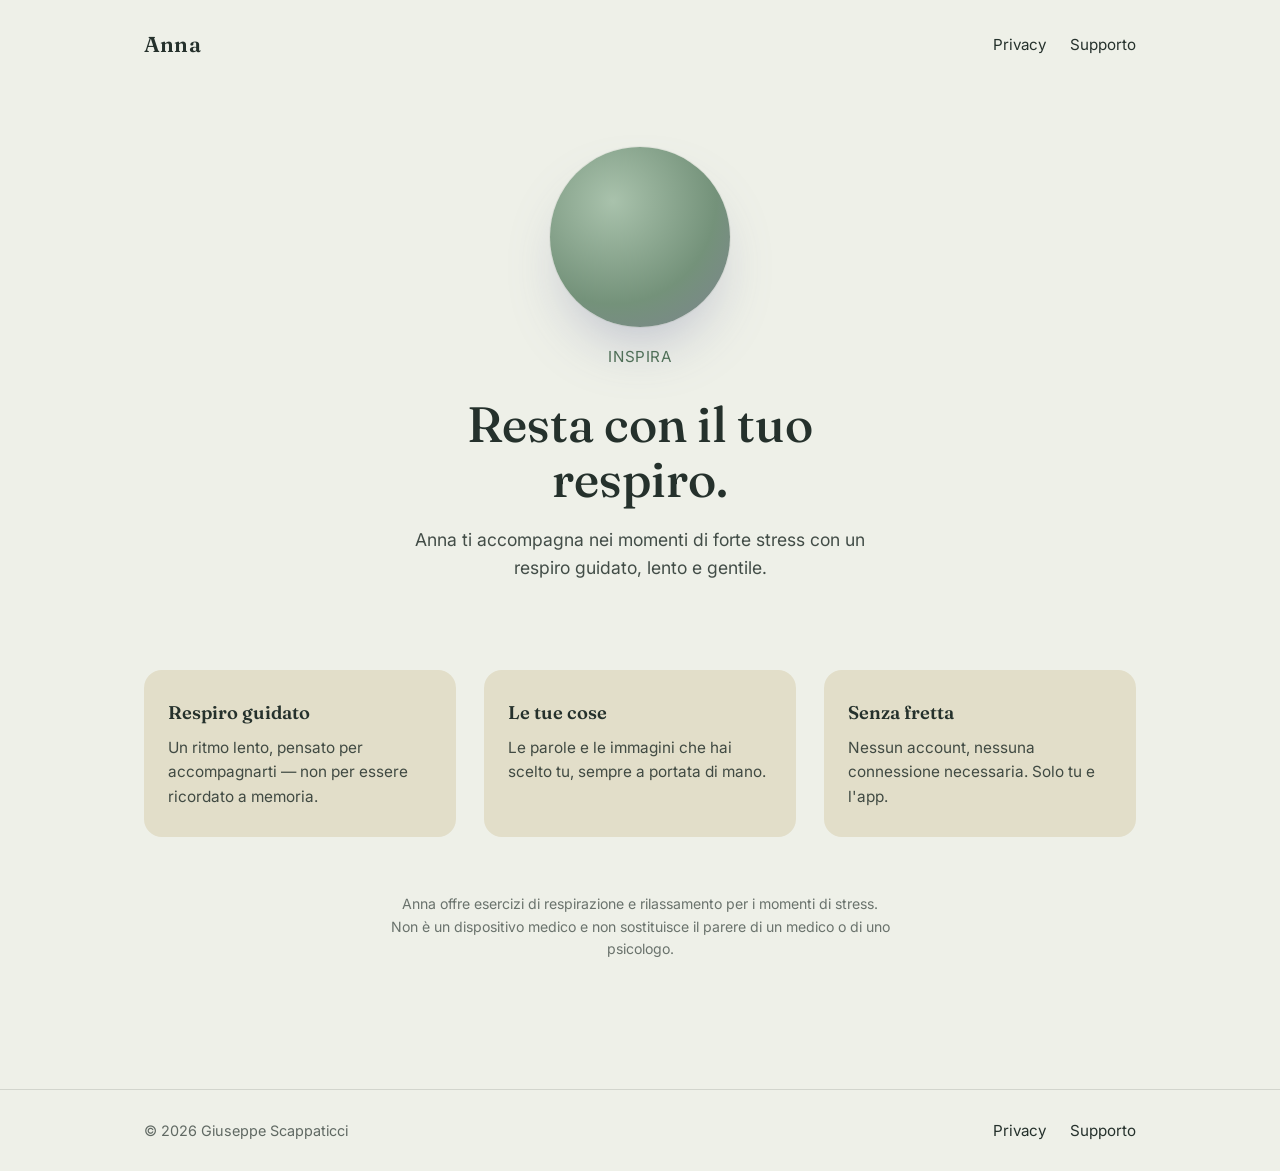
<file: index.html>
<!doctype html>
<html lang="it">
<head>
<meta charset="UTF-8">
<meta name="viewport" content="width=device-width, initial-scale=1.0">
<title>Anna — un momento di calma, quando ti serve</title>
<meta name="description" content="Anna ti accompagna nei momenti di forte stress con un respiro guidato, lento e gentile. Nessun account, nessuna connessione necessaria.">
<link rel="preconnect" href="https://fonts.googleapis.com">
<link rel="preconnect" href="https://fonts.gstatic.com" crossorigin>
<link href="https://fonts.googleapis.com/css2?family=Fraunces:opsz,wght@9..144,400;9..144,500;9..144,600&family=Inter:wght@400;500;600&display=swap" rel="stylesheet">
<link rel="icon" type="image/png" href="img/favicon/favicon-96x96.png" sizes="96x96">
<link rel="icon" type="image/svg+xml" href="img/favicon/favicon.svg">
<link rel="shortcut icon" href="img/favicon/favicon.ico">
<link rel="apple-touch-icon" sizes="180x180" href="img/favicon/apple-touch-icon.png">
<link rel="manifest" href="img/favicon/site.webmanifest">
<link rel="stylesheet" href="css/style.css">
</head>
<body>

<header class="site-header">
  <div class="wrap">
    <span class="wordmark">Anna</span>
    <nav aria-label="Pagine">
      <a href="privacy.html">Privacy</a>
      <a href="support.html">Supporto</a>
    </nav>
  </div>
</header>

<main>
  <section class="hero">
    <div class="wrap">
      <div class="breath" aria-hidden="true">
        <div class="breath-circle"></div>
      </div>
      <p class="breath-cue" id="breathCue">Respira con calma</p>
      <h1>Resta con il tuo respiro.</h1>
      <p class="lead">Anna ti accompagna nei momenti di forte stress con un respiro guidato, lento e gentile.</p>
    </div>
  </section>

  <section class="features">
    <div class="wrap features-grid">
      <div class="feature">
        <h2>Respiro guidato</h2>
        <p>Un ritmo lento, pensato per accompagnarti — non per essere ricordato a memoria.</p>
      </div>
      <div class="feature">
        <h2>Le tue cose</h2>
        <p>Le parole e le immagini che hai scelto tu, sempre a portata di mano.</p>
      </div>
      <div class="feature">
        <h2>Senza fretta</h2>
        <p>Nessun account, nessuna connessione necessaria. Solo tu e l'app.</p>
      </div>
    </div>
  </section>

  <section class="disclaimer">
    <div class="wrap">
      <p>Anna offre esercizi di respirazione e rilassamento per i momenti di stress. Non è un dispositivo medico e non sostituisce il parere di un medico o di uno psicologo.</p>
    </div>
  </section>
</main>

<footer class="site-footer">
  <div class="wrap">
    <p>© 2026 Giuseppe Scappaticci</p>
    <nav aria-label="Pagine">
      <a href="privacy.html">Privacy</a>
      <a href="support.html">Supporto</a>
    </nav>
  </div>
</footer>

<script src="js/breathe.js"></script>
</body>
</html>
</file>
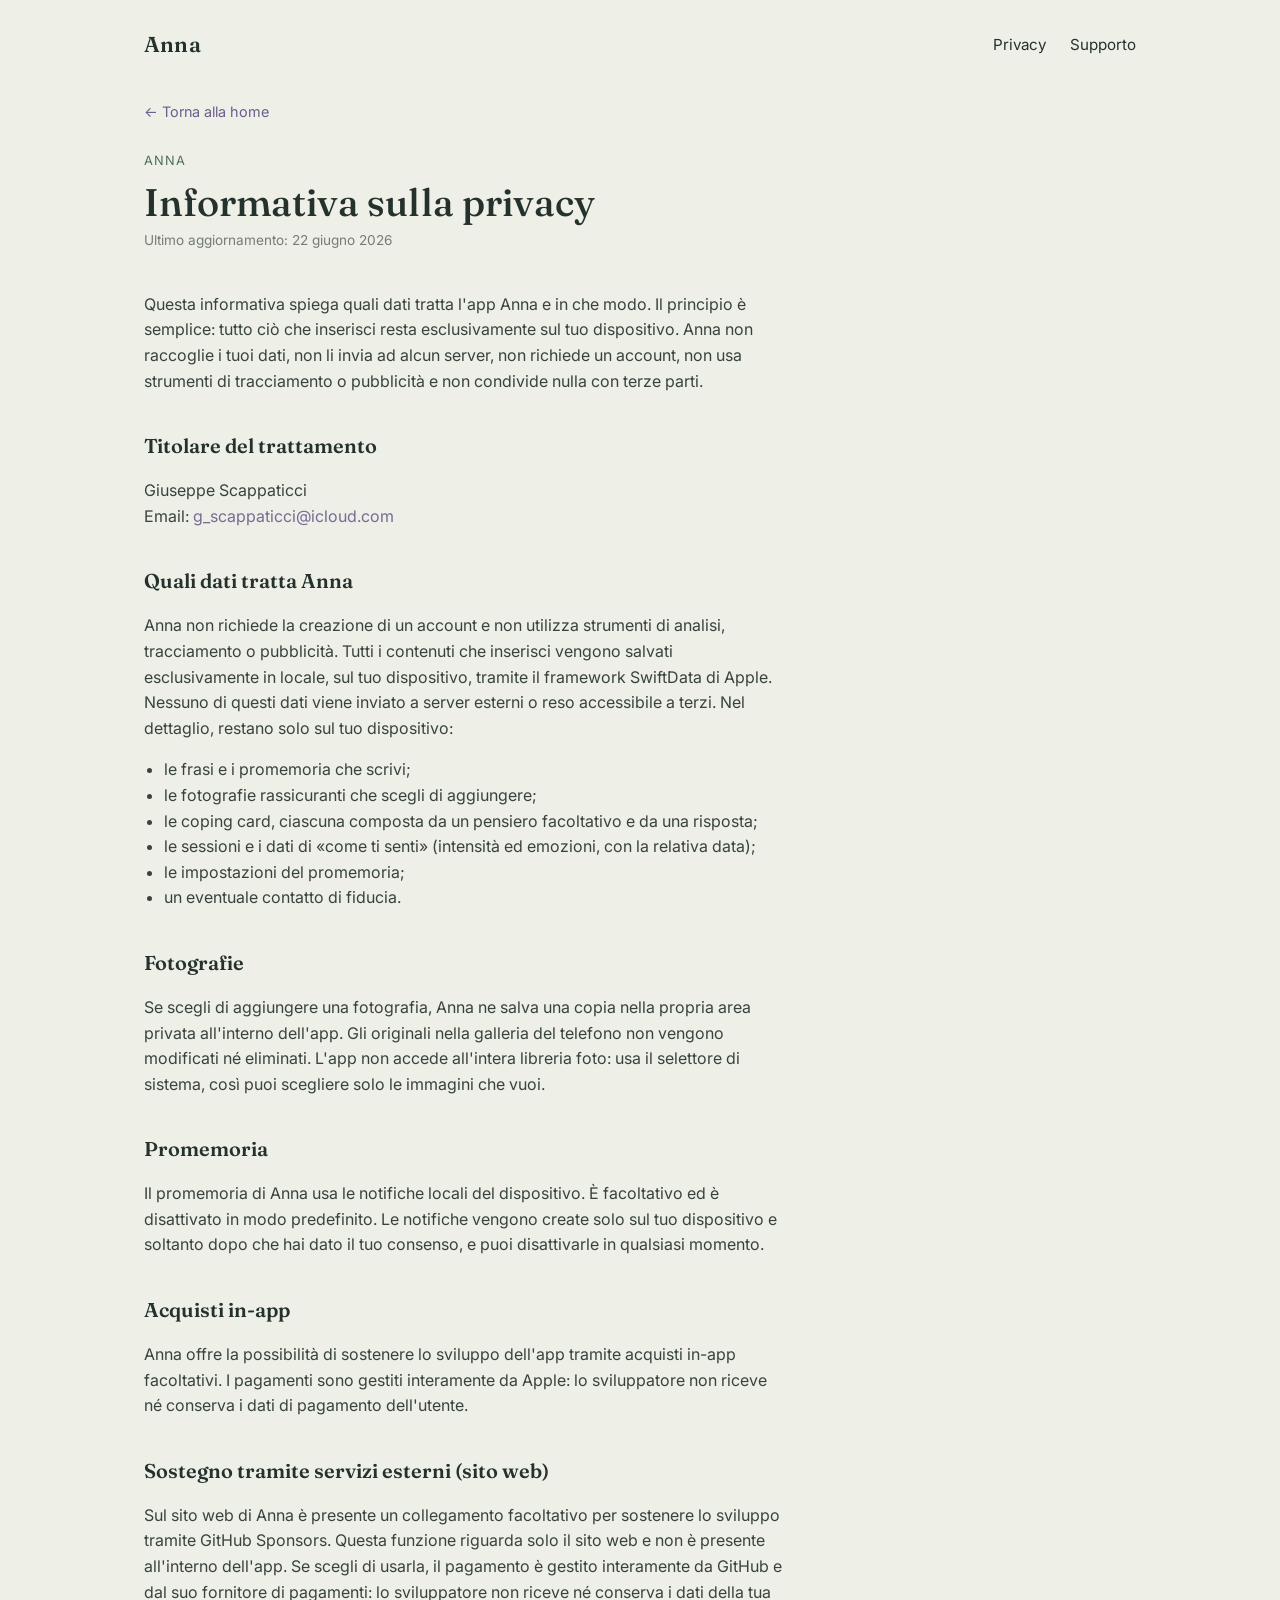
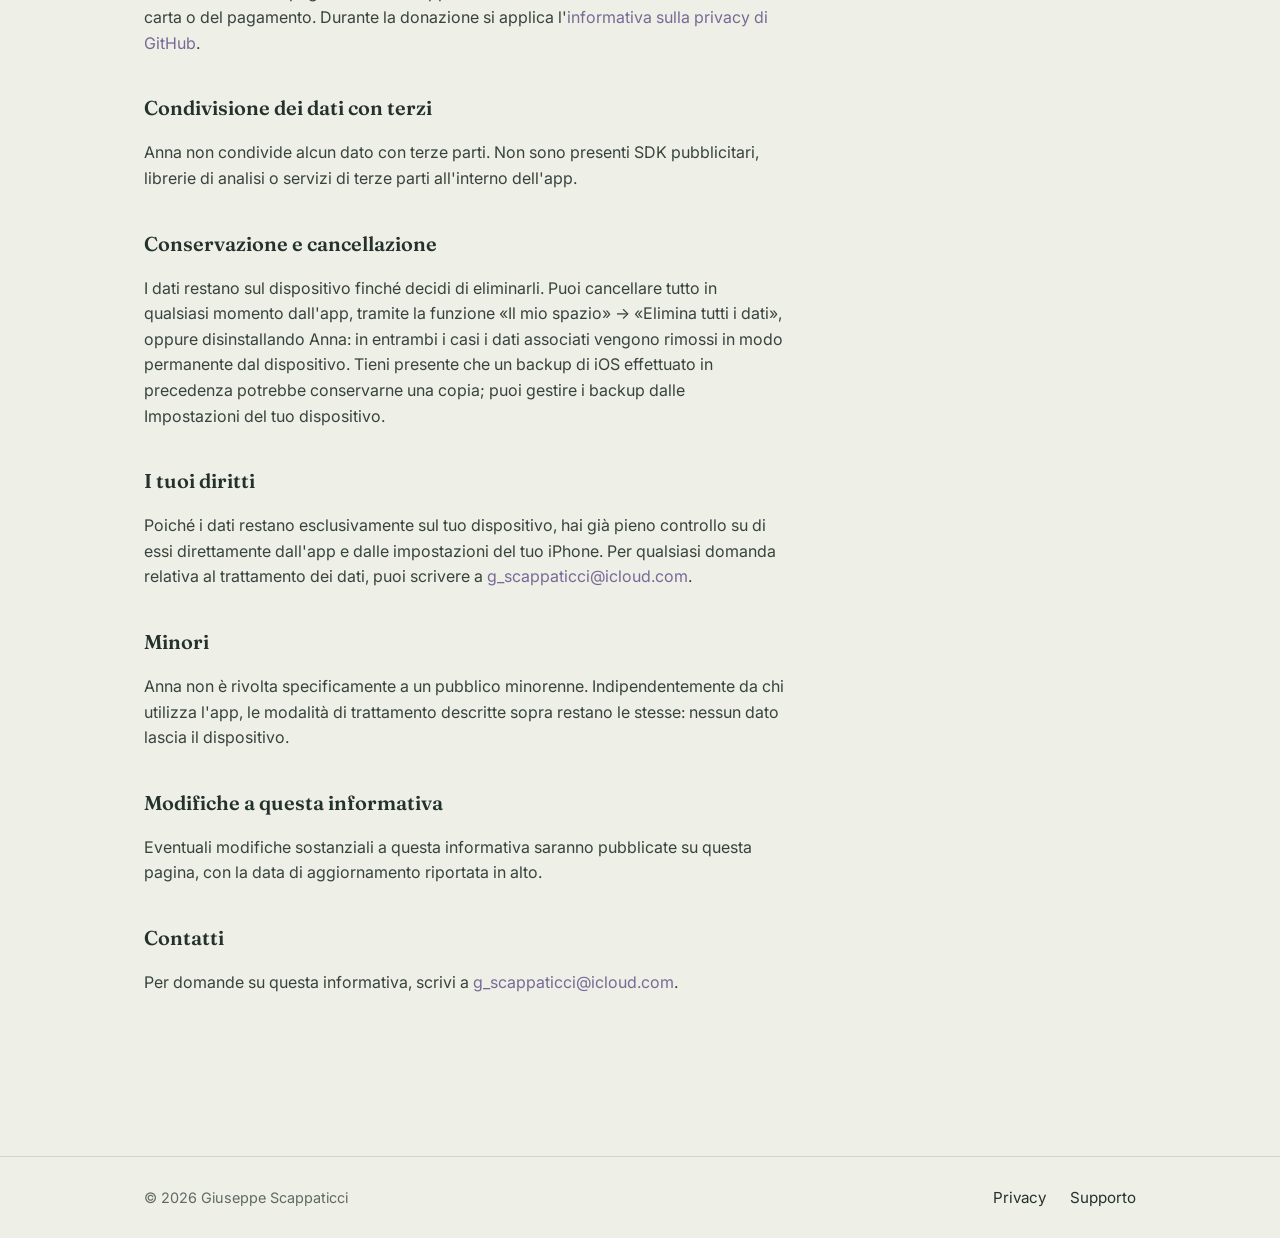
<file: privacy.html>
<!doctype html>
<html lang="it">
<head>
<meta charset="UTF-8">
<meta name="viewport" content="width=device-width, initial-scale=1.0">
<title>Privacy — Anna</title>
<meta name="description" content="Informativa sulla privacy dell'app Anna.">
<link rel="preconnect" href="https://fonts.googleapis.com">
<link rel="preconnect" href="https://fonts.gstatic.com" crossorigin>
<link href="https://fonts.googleapis.com/css2?family=Fraunces:opsz,wght@9..144,400;9..144,500;9..144,600&family=Inter:wght@400;500;600&display=swap" rel="stylesheet">
<link rel="icon" type="image/png" href="img/favicon/favicon-96x96.png" sizes="96x96">
<link rel="icon" type="image/svg+xml" href="img/favicon/favicon.svg">
<link rel="shortcut icon" href="img/favicon/favicon.ico">
<link rel="apple-touch-icon" sizes="180x180" href="img/favicon/apple-touch-icon.png">
<link rel="manifest" href="img/favicon/site.webmanifest">
<link rel="stylesheet" href="css/style.css">
</head>
<body>

<header class="site-header">
  <div class="wrap">
    <span class="wordmark">Anna</span>
    <nav aria-label="Pagine">
      <a href="privacy.html">Privacy</a>
      <a href="support.html">Supporto</a>
    </nav>
  </div>
</header>

<main>
  <section class="article">
    <div class="wrap">
      <a class="back-link" href="index.html">← Torna alla home</a>
      <p class="eyebrow">Anna</p>
      <h1>Informativa sulla privacy</h1>
      <p class="updated">Ultimo aggiornamento: 22 giugno 2026</p>

      <div class="article-body">
        <p>Questa informativa spiega quali dati tratta l'app Anna e in che modo. Il principio è semplice: tutto ciò che inserisci resta esclusivamente sul tuo dispositivo. Anna non raccoglie i tuoi dati, non li invia ad alcun server, non richiede un account, non usa strumenti di tracciamento o pubblicità e non condivide nulla con terze parti.</p>

        <h2>Titolare del trattamento</h2>
        <p>Giuseppe Scappaticci<br>
        Email: <a href="mailto:g_scappaticci@icloud.com">g_scappaticci@icloud.com</a></p>

        <h2>Quali dati tratta Anna</h2>
        <p>Anna non richiede la creazione di un account e non utilizza strumenti di analisi, tracciamento o pubblicità. Tutti i contenuti che inserisci vengono salvati esclusivamente in locale, sul tuo dispositivo, tramite il framework SwiftData di Apple. Nessuno di questi dati viene inviato a server esterni o reso accessibile a terzi. Nel dettaglio, restano solo sul tuo dispositivo:</p>
        <ul>
          <li>le frasi e i promemoria che scrivi;</li>
          <li>le fotografie rassicuranti che scegli di aggiungere;</li>
          <li>le coping card, ciascuna composta da un pensiero facoltativo e da una risposta;</li>
          <li>le sessioni e i dati di «come ti senti» (intensità ed emozioni, con la relativa data);</li>
          <li>le impostazioni del promemoria;</li>
          <li>un eventuale contatto di fiducia.</li>
        </ul>

        <h2>Fotografie</h2>
        <p>Se scegli di aggiungere una fotografia, Anna ne salva una copia nella propria area privata all'interno dell'app. Gli originali nella galleria del telefono non vengono modificati né eliminati. L'app non accede all'intera libreria foto: usa il selettore di sistema, così puoi scegliere solo le immagini che vuoi.</p>

        <h2>Promemoria</h2>
        <p>Il promemoria di Anna usa le notifiche locali del dispositivo. È facoltativo ed è disattivato in modo predefinito. Le notifiche vengono create solo sul tuo dispositivo e soltanto dopo che hai dato il tuo consenso, e puoi disattivarle in qualsiasi momento.</p>

        <h2>Acquisti in-app</h2>
        <p>Anna offre la possibilità di sostenere lo sviluppo dell'app tramite acquisti in-app facoltativi. I pagamenti sono gestiti interamente da Apple: lo sviluppatore non riceve né conserva i dati di pagamento dell'utente.</p>

        <h2>Sostegno tramite servizi esterni (sito web)</h2>
        <p>Sul sito web di Anna è presente un collegamento facoltativo per sostenere lo sviluppo tramite GitHub Sponsors. Questa funzione riguarda solo il sito web e non è presente all'interno dell'app. Se scegli di usarla, il pagamento è gestito interamente da GitHub e dal suo fornitore di pagamenti: lo sviluppatore non riceve né conserva i dati della tua carta o del pagamento. Durante la donazione si applica l'<a href="https://docs.github.com/en/site-policy/privacy-policies/github-privacy-statement" target="_blank" rel="noopener">informativa sulla privacy di GitHub</a>.</p>

        <h2>Condivisione dei dati con terzi</h2>
        <p>Anna non condivide alcun dato con terze parti. Non sono presenti SDK pubblicitari, librerie di analisi o servizi di terze parti all'interno dell'app.</p>

        <h2>Conservazione e cancellazione</h2>
        <p>I dati restano sul dispositivo finché decidi di eliminarli. Puoi cancellare tutto in qualsiasi momento dall'app, tramite la funzione «Il mio spazio» → «Elimina tutti i dati», oppure disinstallando Anna: in entrambi i casi i dati associati vengono rimossi in modo permanente dal dispositivo. Tieni presente che un backup di iOS effettuato in precedenza potrebbe conservarne una copia; puoi gestire i backup dalle Impostazioni del tuo dispositivo.</p>

        <h2>I tuoi diritti</h2>
        <p>Poiché i dati restano esclusivamente sul tuo dispositivo, hai già pieno controllo su di essi direttamente dall'app e dalle impostazioni del tuo iPhone. Per qualsiasi domanda relativa al trattamento dei dati, puoi scrivere a <a href="mailto:g_scappaticci@icloud.com">g_scappaticci@icloud.com</a>.</p>

        <h2>Minori</h2>
        <p>Anna non è rivolta specificamente a un pubblico minorenne. Indipendentemente da chi utilizza l'app, le modalità di trattamento descritte sopra restano le stesse: nessun dato lascia il dispositivo.</p>

        <h2>Modifiche a questa informativa</h2>
        <p>Eventuali modifiche sostanziali a questa informativa saranno pubblicate su questa pagina, con la data di aggiornamento riportata in alto.</p>

        <h2>Contatti</h2>
        <p>Per domande su questa informativa, scrivi a <a href="mailto:g_scappaticci@icloud.com">g_scappaticci@icloud.com</a>.</p>
      </div>
    </div>
  </section>
</main>

<footer class="site-footer">
  <div class="wrap">
    <p>© 2026 Giuseppe Scappaticci</p>
    <nav aria-label="Pagine">
      <a href="privacy.html">Privacy</a>
      <a href="support.html">Supporto</a>
    </nav>
  </div>
</footer>

</body>
</html>
</file>
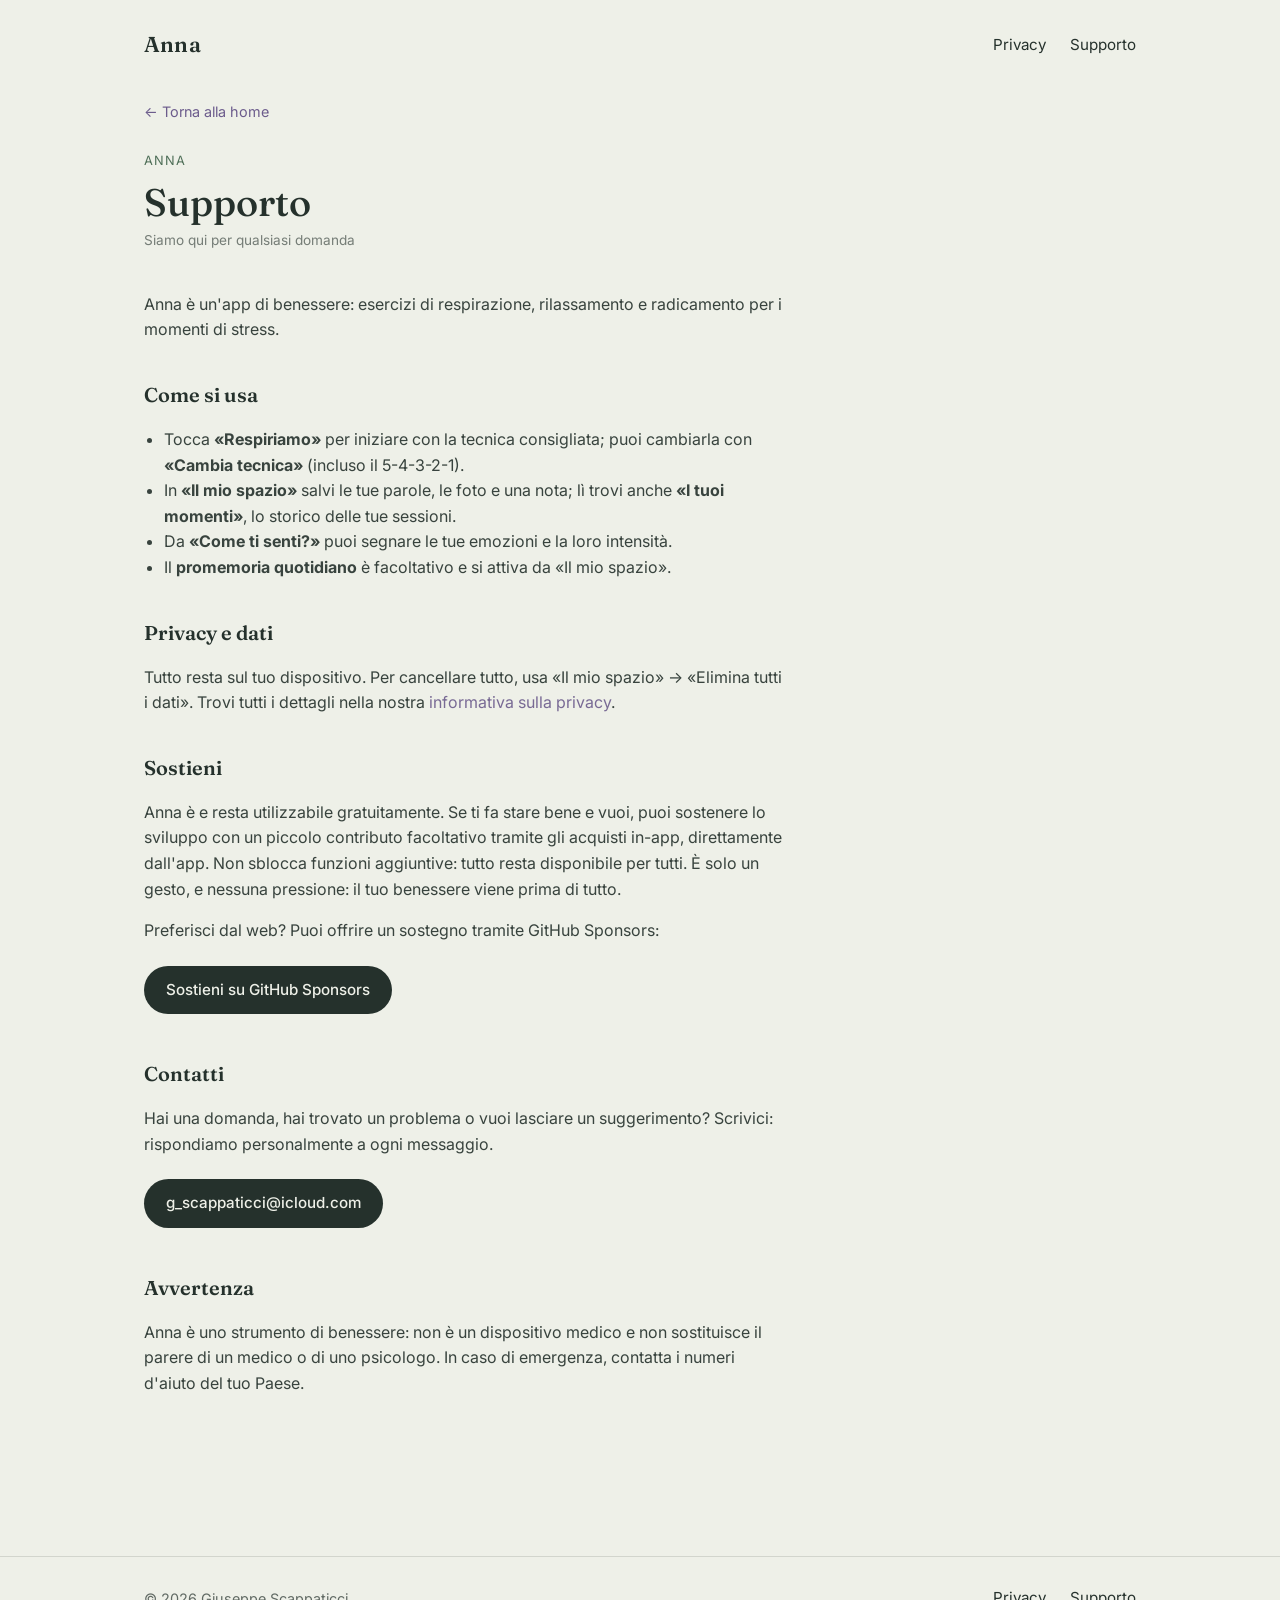
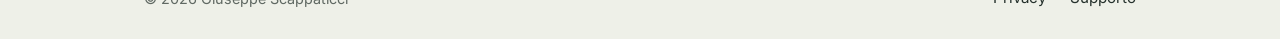
<file: support.html>
<!doctype html>
<html lang="it">
<head>
<meta charset="UTF-8">
<meta name="viewport" content="width=device-width, initial-scale=1.0">
<title>Supporto — Anna</title>
<meta name="description" content="Contatta il supporto dell'app Anna e trova le risposte alle domande più frequenti.">
<link rel="preconnect" href="https://fonts.googleapis.com">
<link rel="preconnect" href="https://fonts.gstatic.com" crossorigin>
<link href="https://fonts.googleapis.com/css2?family=Fraunces:opsz,wght@9..144,400;9..144,500;9..144,600&family=Inter:wght@400;500;600&display=swap" rel="stylesheet">
<link rel="icon" type="image/png" href="img/favicon/favicon-96x96.png" sizes="96x96">
<link rel="icon" type="image/svg+xml" href="img/favicon/favicon.svg">
<link rel="shortcut icon" href="img/favicon/favicon.ico">
<link rel="apple-touch-icon" sizes="180x180" href="img/favicon/apple-touch-icon.png">
<link rel="manifest" href="img/favicon/site.webmanifest">
<link rel="stylesheet" href="css/style.css">
</head>
<body>

<header class="site-header">
  <div class="wrap">
    <span class="wordmark">Anna</span>
    <nav aria-label="Pagine">
      <a href="privacy.html">Privacy</a>
      <a href="support.html">Supporto</a>
    </nav>
  </div>
</header>

<main>
  <section class="article">
    <div class="wrap">
      <a class="back-link" href="index.html">← Torna alla home</a>
      <p class="eyebrow">Anna</p>
      <h1>Supporto</h1>
      <p class="updated">Siamo qui per qualsiasi domanda</p>

      <div class="article-body">
        <p>Anna è un'app di benessere: esercizi di respirazione, rilassamento e radicamento per i momenti di stress.</p>

        <h2>Come si usa</h2>
        <ul>
          <li>Tocca <strong>«Respiriamo»</strong> per iniziare con la tecnica consigliata; puoi cambiarla con <strong>«Cambia tecnica»</strong> (incluso il 5-4-3-2-1).</li>
          <li>In <strong>«Il mio spazio»</strong> salvi le tue parole, le foto e una nota; lì trovi anche <strong>«I tuoi momenti»</strong>, lo storico delle tue sessioni.</li>
          <li>Da <strong>«Come ti senti?»</strong> puoi segnare le tue emozioni e la loro intensità.</li>
          <li>Il <strong>promemoria quotidiano</strong> è facoltativo e si attiva da «Il mio spazio».</li>
        </ul>

        <h2>Privacy e dati</h2>
        <p>Tutto resta sul tuo dispositivo. Per cancellare tutto, usa «Il mio spazio» → «Elimina tutti i dati». Trovi tutti i dettagli nella nostra <a href="privacy.html">informativa sulla privacy</a>.</p>

        <h2>Sostieni</h2>
        <p>Anna è e resta utilizzabile gratuitamente. Se ti fa stare bene e vuoi, puoi sostenere lo sviluppo con un piccolo contributo facoltativo tramite gli acquisti in-app, direttamente dall'app. Non sblocca funzioni aggiuntive: tutto resta disponibile per tutti. È solo un gesto, e nessuna pressione: il tuo benessere viene prima di tutto.</p>
        <p>Preferisci dal web? Puoi offrire un sostegno tramite GitHub Sponsors:</p>
        <a class="support-email" href="https://github.com/sponsors/Leixien" target="_blank" rel="noopener">Sostieni su GitHub Sponsors</a>

        <h2>Contatti</h2>
        <p>Hai una domanda, hai trovato un problema o vuoi lasciare un suggerimento? Scrivici: rispondiamo personalmente a ogni messaggio.</p>
        <a class="support-email" href="mailto:g_scappaticci@icloud.com">g_scappaticci@icloud.com</a>

        <h2>Avvertenza</h2>
        <p>Anna è uno strumento di benessere: non è un dispositivo medico e non sostituisce il parere di un medico o di uno psicologo. In caso di emergenza, contatta i numeri d'aiuto del tuo Paese.</p>
      </div>
    </div>
  </section>
</main>

<footer class="site-footer">
  <div class="wrap">
    <p>© 2026 Giuseppe Scappaticci</p>
    <nav aria-label="Pagine">
      <a href="privacy.html">Privacy</a>
      <a href="support.html">Supporto</a>
    </nav>
  </div>
</footer>

</body>
</html>
</file>
<file: css/style.css>
:root {
  --ink: #25312C;
  --paper: #EEF0E8;
  --sage: #74927A;       /* decorative use (circle, backgrounds) */
  --sage-text: #4F6F58;  /* AA-safe on paper for small text */
  --dusk: #8678A3;       /* decorative use (circle highlight) */
  --dusk-text: #6C5C8C;  /* AA-safe on paper for links */
  --sand: #E2DEC9;
  --line: rgba(37, 49, 44, 0.14);
  --radius: 18px;
}

* { box-sizing: border-box; }

html { scroll-behavior: smooth; }

body {
  margin: 0;
  background: var(--paper);
  color: var(--ink);
  font-family: 'Inter', -apple-system, BlinkMacSystemFont, 'Segoe UI', sans-serif;
  font-size: 16px;
  line-height: 1.6;
  -webkit-font-smoothing: antialiased;
}

.wrap {
  max-width: 1040px;
  margin: 0 auto;
  padding: 0 24px;
}

a {
  color: var(--dusk-text);
  text-decoration: none;
}
a:hover { text-decoration: underline; }
a:focus-visible,
button:focus-visible {
  outline: 2px solid var(--ink);
  outline-offset: 3px;
  border-radius: 4px;
}

/* Header / footer */
.site-header .wrap,
.site-footer .wrap {
  display: flex;
  align-items: center;
  justify-content: space-between;
  padding-top: 28px;
  padding-bottom: 28px;
}
.wordmark {
  font-family: 'Fraunces', serif;
  font-size: 1.35rem;
  font-weight: 600;
  letter-spacing: 0.01em;
  color: var(--ink);
}
.site-header nav a,
.site-footer nav a {
  margin-left: 20px;
  font-size: 0.95rem;
  color: var(--ink);
}
.site-footer {
  border-top: 1px solid var(--line);
  margin-top: 64px;
}
.site-footer .wrap { flex-wrap: wrap; gap: 12px; }
.site-footer p { margin: 0; font-size: 0.9rem; opacity: 0.7; }

/* Hero */
.hero { padding: 56px 0 72px; text-align: center; }

.breath { display: flex; justify-content: center; margin-bottom: 18px; }
.breath-circle {
  width: clamp(120px, 18vw, 180px);
  height: clamp(120px, 18vw, 180px);
  border-radius: 50%;
  background: radial-gradient(circle at 35% 30%, #A9C2AC, var(--sage) 60%, var(--dusk) 130%);
  box-shadow:
    0 0 0 1px rgba(37, 49, 44, 0.06),
    0 30px 60px -20px rgba(118, 121, 163, 0.45);
  animation: breathe 10s ease-in-out infinite;
}
@keyframes breathe {
  0%   { transform: scale(1);    animation-timing-function: ease-in-out; }
  40%  { transform: scale(1.16); animation-timing-function: ease-in-out; }
  100% { transform: scale(1); }
}

.breath-cue {
  font-size: 0.95rem;
  letter-spacing: 0.04em;
  text-transform: uppercase;
  color: var(--sage-text);
  margin: 0 0 28px;
  min-height: 1.2em;
}

h1 {
  font-family: 'Fraunces', serif;
  font-weight: 500;
  font-size: clamp(2rem, 4.5vw, 3.1rem);
  line-height: 1.12;
  margin: 0 0 18px;
  max-width: 14ch;
  margin-left: auto;
  margin-right: auto;
}
.lead {
  font-size: 1.1rem;
  max-width: 46ch;
  margin: 0 auto;
  opacity: 0.85;
}

/* Features */
.features { padding: 16px 0 48px; }
.features-grid {
  display: grid;
  grid-template-columns: repeat(3, 1fr);
  gap: 28px;
}
.feature {
  background: var(--sand);
  border-radius: var(--radius);
  padding: 28px 24px;
}
.feature h2 {
  font-family: 'Fraunces', serif;
  font-weight: 600;
  font-size: 1.15rem;
  margin: 0 0 8px;
}
.feature p { margin: 0; font-size: 0.96rem; opacity: 0.85; }

/* Disclaimer */
.disclaimer { padding: 8px 0 64px; }
.disclaimer p {
  max-width: 56ch;
  margin: 0 auto;
  font-size: 0.88rem;
  opacity: 0.65;
  text-align: center;
}

/* Article pages (privacy / support) */
.article { padding: 8px 0 80px; }
.back-link { display: inline-block; margin-bottom: 28px; font-size: 0.9rem; }
.eyebrow {
  font-size: 0.8rem;
  letter-spacing: 0.08em;
  text-transform: uppercase;
  color: var(--sage-text);
  margin: 0 0 10px;
}
.article h1 {
  font-family: 'Fraunces', serif;
  font-weight: 500;
  font-size: clamp(1.8rem, 3.5vw, 2.4rem);
  margin: 0 0 6px;
  max-width: none;
  text-align: left;
}
.updated { font-size: 0.85rem; opacity: 0.6; margin: 0 0 40px; }

.article-body { max-width: 640px; }
.article-body h2 {
  font-family: 'Fraunces', serif;
  font-weight: 600;
  font-size: 1.25rem;
  margin: 36px 0 10px;
}
.article-body h3 {
  font-family: 'Fraunces', serif;
  font-weight: 600;
  font-size: 1.05rem;
  margin: 24px 0 6px;
}
.article-body p,
.article-body li { font-size: 1rem; opacity: 0.9; }
.article-body ul { padding-left: 20px; }

.support-email {
  display: inline-block;
  margin: 6px 0 8px;
  padding: 12px 22px;
  background: var(--ink);
  color: var(--paper);
  border-radius: 999px;
  font-size: 0.95rem;
  font-weight: 500;
}
.support-email:hover { background: var(--dusk-text); text-decoration: none; }

/* Responsive */
@media (max-width: 720px) {
  .features-grid { grid-template-columns: 1fr; }
  .site-header .wrap,
  .site-footer .wrap { flex-direction: column; align-items: flex-start; gap: 10px; }
  .site-header nav a:first-child,
  .site-footer nav a:first-child { margin-left: 0; }
}

/* Respect reduced motion */
@media (prefers-reduced-motion: reduce) {
  .breath-circle { animation: none; }
  html { scroll-behavior: auto; }
}
</file>
